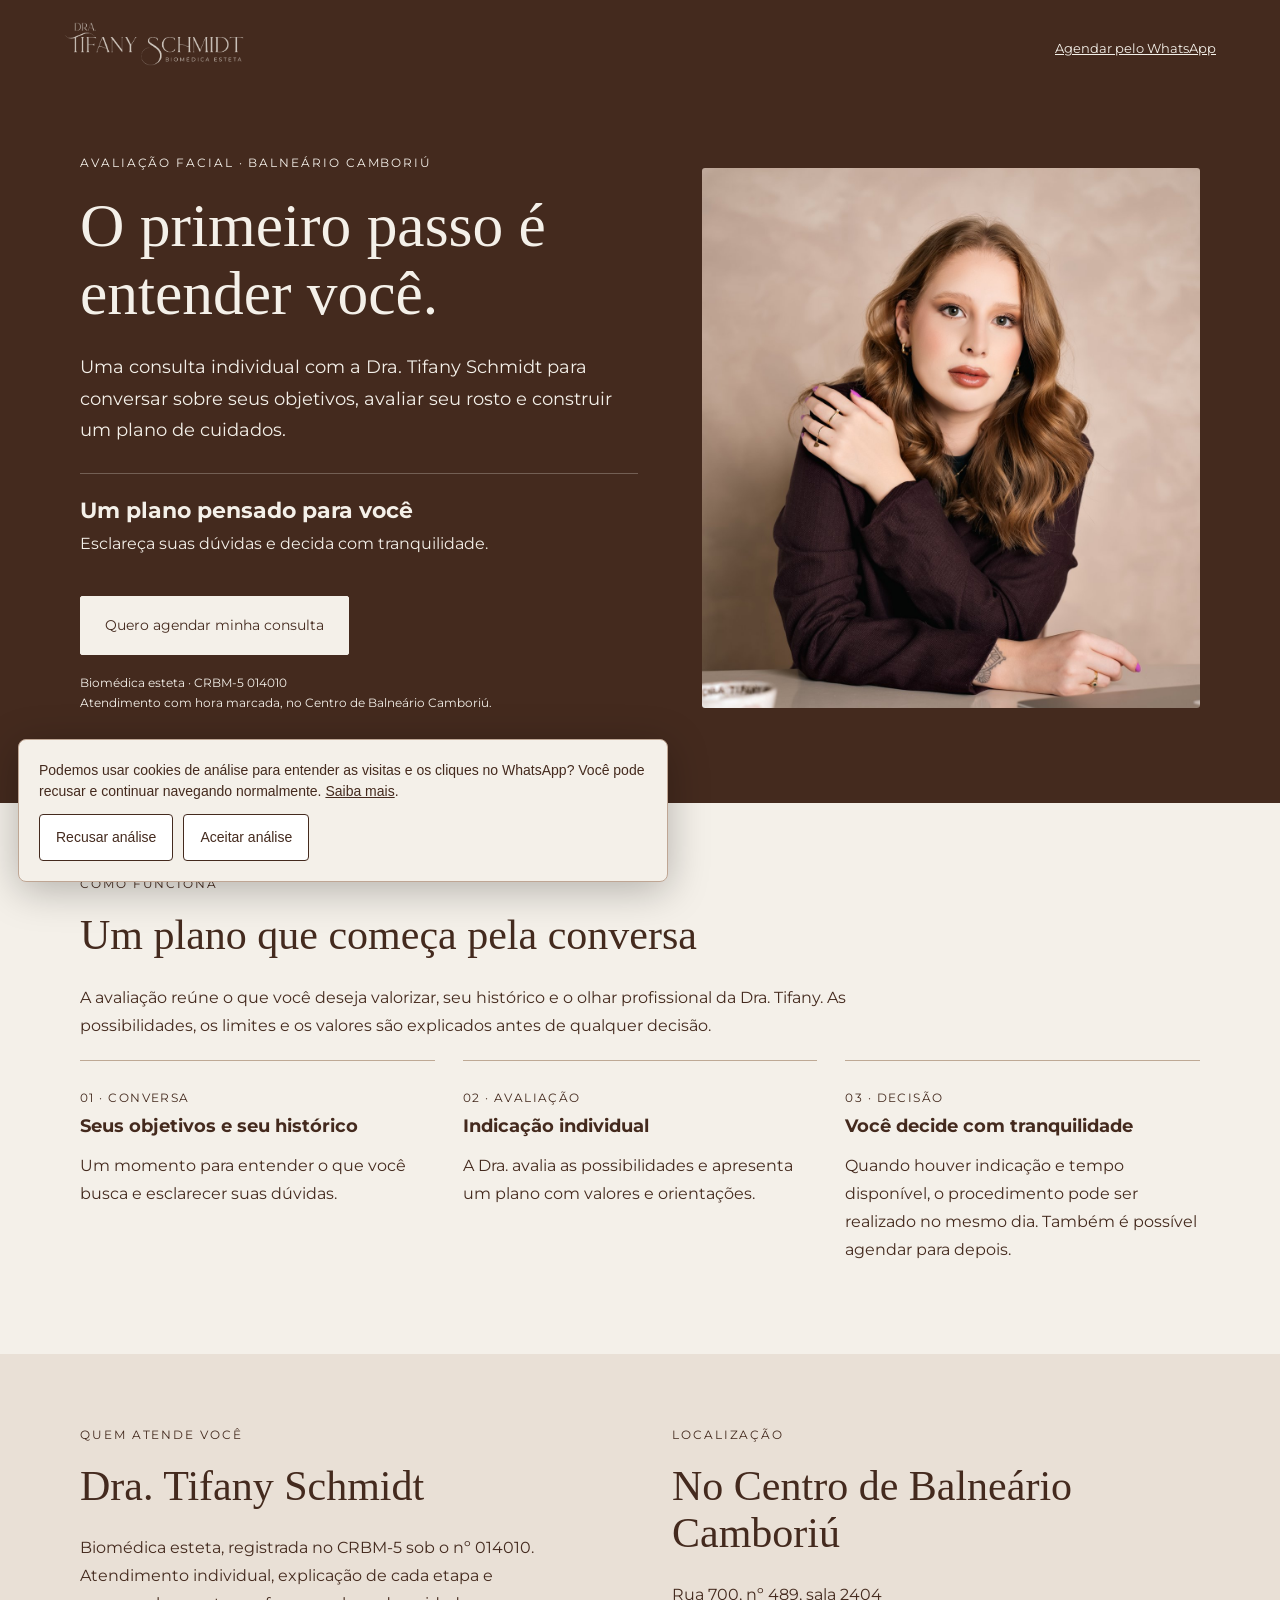
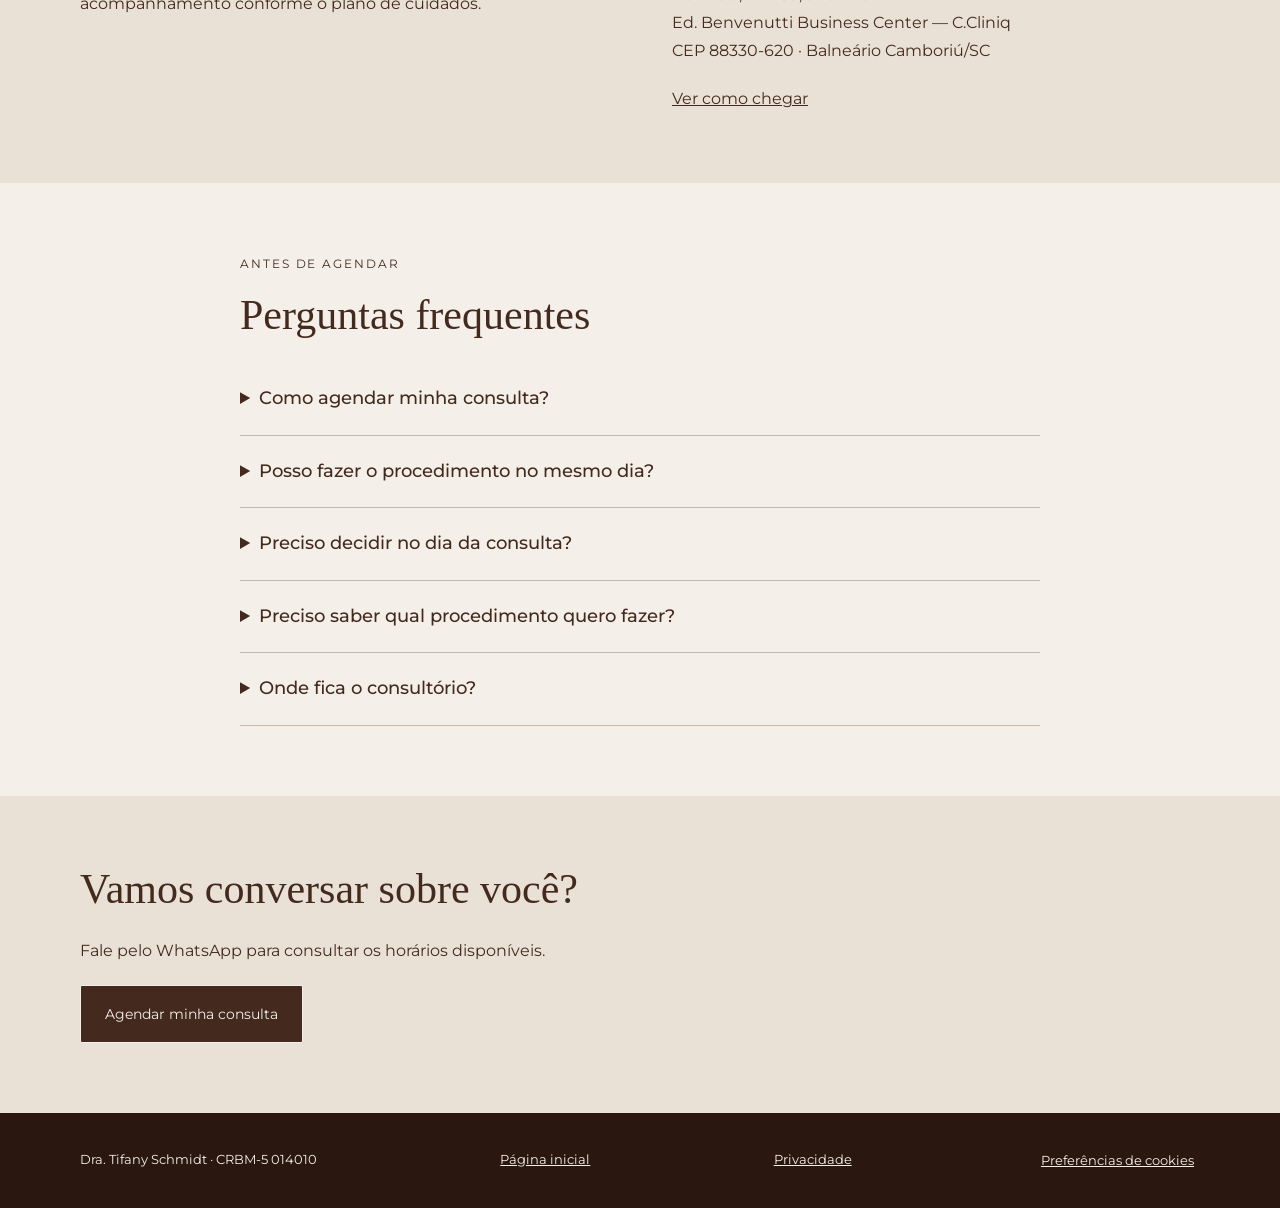
<file: avaliacao-facial-balneario-camboriu/index.html>
<!doctype html>
<html lang="pt-BR"><head><meta charset="utf-8"><meta name="viewport" content="width=device-width,initial-scale=1">
<title>Avaliação facial em Balneário Camboriú | Dra. Tifany Schmidt</title>
<meta name="description" content="Uma consulta individual com a Dra. Tifany Schmidt para conversar sobre seus objetivos, avaliar seu rosto e construir um plano de cuidados. Atendimento com hora marcada em Balneário Camboriú.">
<link rel="canonical" href="https://dratifanyschmidt.com.br/avaliacao-facial-balneario-camboriu/"><link rel="icon" href="/assets/favicon.png">
<meta property="og:title" content="Avaliação facial em Balneário Camboriú | Dra. Tifany Schmidt"><meta property="og:description" content="Avaliação individual, com hora marcada, no Centro de Balneário Camboriú.">
<meta property="og:url" content="https://dratifanyschmidt.com.br/avaliacao-facial-balneario-camboriu/"><meta property="og:type" content="website"><meta property="og:image" content="https://dratifanyschmidt.com.br/assets/og-image.jpg">
<link rel="stylesheet" href="/assets/landing.css"><script src="/assets/measurement.js" defer></script>
<script type="application/ld+json">{"@context": "https://schema.org", "@type": "FAQPage", "mainEntity": [{"@type": "Question", "name": "Como agendar minha consulta?", "acceptedAnswer": {"@type": "Answer", "text": "Fale pelo WhatsApp para conhecer as condições da consulta e consultar os horários disponíveis. Você pode tirar suas dúvidas antes de agendar."}}, {"@type": "Question", "name": "Posso fazer o procedimento no mesmo dia?", "acceptedAnswer": {"@type": "Answer", "text": "Existe essa possibilidade, conforme indicação após a avaliação, disponibilidade de horário e sua decisão. Avise no agendamento se tiver interesse, para organizarmos o tempo necessário."}}, {"@type": "Question", "name": "Preciso decidir no dia da consulta?", "acceptedAnswer": {"@type": "Answer", "text": "Não. Você pode tirar suas dúvidas e decidir com calma. Não é necessário realizar o procedimento no mesmo dia."}}, {"@type": "Question", "name": "Preciso saber qual procedimento quero fazer?", "acceptedAnswer": {"@type": "Answer", "text": "Não. Você pode trazer suas dúvidas e o que gostaria de valorizar. A consulta serve justamente para entender quais opções fazem sentido para o seu caso."}}, {"@type": "Question", "name": "Onde fica o consultório?", "acceptedAnswer": {"@type": "Answer", "text": "Rua 700, nº 489, sala 2404, Ed. Benvenutti Business Center — C.Cliniq, Centro, Balneário Camboriú/SC. CEP 88330-620. Atendimento com hora marcada."}}]}</script></head><body>
<header><a href="/" aria-label="Dra. Tifany Schmidt — página inicial"><img src="/assets/logo-lettering-creme.png" alt="Dra. Tifany Schmidt"></a><a class="header-cta" href="https://wa.me/5547997722437?text=Oi%20Dra.%20Tifany%21%20Gostaria%20de%20saber%20mais%20sobre%20a%20consulta%20e%20os%20hor%C3%A1rios%20dispon%C3%ADveis." target="_blank" rel="noopener">Agendar pelo WhatsApp</a></header>
<main><section class="hero"><div class="wrap hero-grid"><div class="hero-copy"><p class="eyebrow">Avaliação facial · Balneário Camboriú</p><h1>O primeiro passo é entender você.</h1><p class="lead">Uma consulta individual com a Dra. Tifany Schmidt para conversar sobre seus objetivos, avaliar seu rosto e construir um plano de cuidados.</p>
<p class="offer"><strong>Um plano pensado para você</strong><br>Esclareça suas dúvidas e decida com tranquilidade.</p><a class="cta hero-cta" href="https://wa.me/5547997722437?text=Oi%20Dra.%20Tifany%21%20Gostaria%20de%20saber%20mais%20sobre%20a%20consulta%20e%20os%20hor%C3%A1rios%20dispon%C3%ADveis." target="_blank" rel="noopener">Quero agendar minha consulta</a><p class="note">Biomédica esteta · CRBM-5 014010<br>Atendimento com hora marcada, no Centro de Balneário Camboriú.</p></div>
<figure style="margin:0"><img class="hero-photo" src="/assets/foto-hero.jpg" alt="Retrato da Dra. Tifany Schmidt" width="800" height="1067"></figure></div></section>
<section class="section"><div class="wrap"><p class="eyebrow">Como funciona</p><h2>Um plano que começa pela conversa</h2><p style="max-width:800px">A avaliação reúne o que você deseja valorizar, seu histórico e o olhar profissional da Dra. Tifany. As possibilidades, os limites e os valores são explicados antes de qualquer decisão.</p><div class="cards">
<article class="card"><span>01 · CONVERSA</span><h3>Seus objetivos e seu histórico</h3><p>Um momento para entender o que você busca e esclarecer suas dúvidas.</p></article>
<article class="card"><span>02 · AVALIAÇÃO</span><h3>Indicação individual</h3><p>A Dra. avalia as possibilidades e apresenta um plano com valores e orientações.</p></article>
<article class="card"><span>03 · DECISÃO</span><h3>Você decide com tranquilidade</h3><p>Quando houver indicação e tempo disponível, o procedimento pode ser realizado no mesmo dia. Também é possível agendar para depois.</p></article></div></div></section>
<section class="section soft"><div class="wrap split"><div><p class="eyebrow">Quem atende você</p><h2>Dra. Tifany Schmidt</h2><p>Biomédica esteta, registrada no CRBM-5 sob o nº 014010. Atendimento individual, explicação de cada etapa e acompanhamento conforme o plano de cuidados.</p></div><div><p class="eyebrow">Localização</p><h2>No Centro de Balneário Camboriú</h2><p>Rua 700, nº 489, sala 2404<br>Ed. Benvenutti Business Center — C.Cliniq<br>CEP 88330-620 · Balneário Camboriú/SC</p><a href="https://www.google.com/maps/search/?api=1&amp;query=Rua%20700%20489%20Balneario%20Camboriu" target="_blank" rel="noopener">Ver como chegar</a></div></div></section>
<section class="section"><div class="wrap faq"><p class="eyebrow">Antes de agendar</p><h2>Perguntas frequentes</h2><details><summary>Como agendar minha consulta?</summary><p>Fale pelo WhatsApp para conhecer as condições da consulta e consultar os horários disponíveis. Você pode tirar suas dúvidas antes de agendar.</p></details>
<details><summary>Posso fazer o procedimento no mesmo dia?</summary><p>Existe essa possibilidade, conforme indicação após a avaliação, disponibilidade de horário e sua decisão. Avise no agendamento se tiver interesse, para organizarmos o tempo necessário.</p></details>
<details><summary>Preciso decidir no dia da consulta?</summary><p>Não. Você pode tirar suas dúvidas e decidir com calma. Não é necessário realizar o procedimento no mesmo dia.</p></details>
<details><summary>Preciso saber qual procedimento quero fazer?</summary><p>Não. Você pode trazer suas dúvidas e o que gostaria de valorizar. A consulta serve justamente para entender quais opções fazem sentido para o seu caso.</p></details>
<details><summary>Onde fica o consultório?</summary><p>Rua 700, nº 489, sala 2404, Ed. Benvenutti Business Center — C.Cliniq, Centro, Balneário Camboriú/SC. CEP 88330-620. Atendimento com hora marcada.</p></details></div></section>
<section class="section soft"><div class="wrap"><h2>Vamos conversar sobre você?</h2><p>Fale pelo WhatsApp para consultar os horários disponíveis.</p><a class="cta dark pre-cta-btn" href="https://wa.me/5547997722437?text=Oi%20Dra.%20Tifany%21%20Gostaria%20de%20saber%20mais%20sobre%20a%20consulta%20e%20os%20hor%C3%A1rios%20dispon%C3%ADveis." target="_blank" rel="noopener">Agendar minha consulta</a></div></section></main>
<footer><div class="wrap"><span>Dra. Tifany Schmidt · CRBM-5 014010</span><a href="/">Página inicial</a><a href="/privacidade.html">Privacidade</a><button type="button" data-cookie-settings>Preferências de cookies</button></div></footer>
<a class="mobile-cta" href="https://wa.me/5547997722437?text=Oi%20Dra.%20Tifany%21%20Gostaria%20de%20saber%20mais%20sobre%20a%20consulta%20e%20os%20hor%C3%A1rios%20dispon%C3%ADveis." target="_blank" rel="noopener">Consultar horários no WhatsApp</a></body></html>
</file>
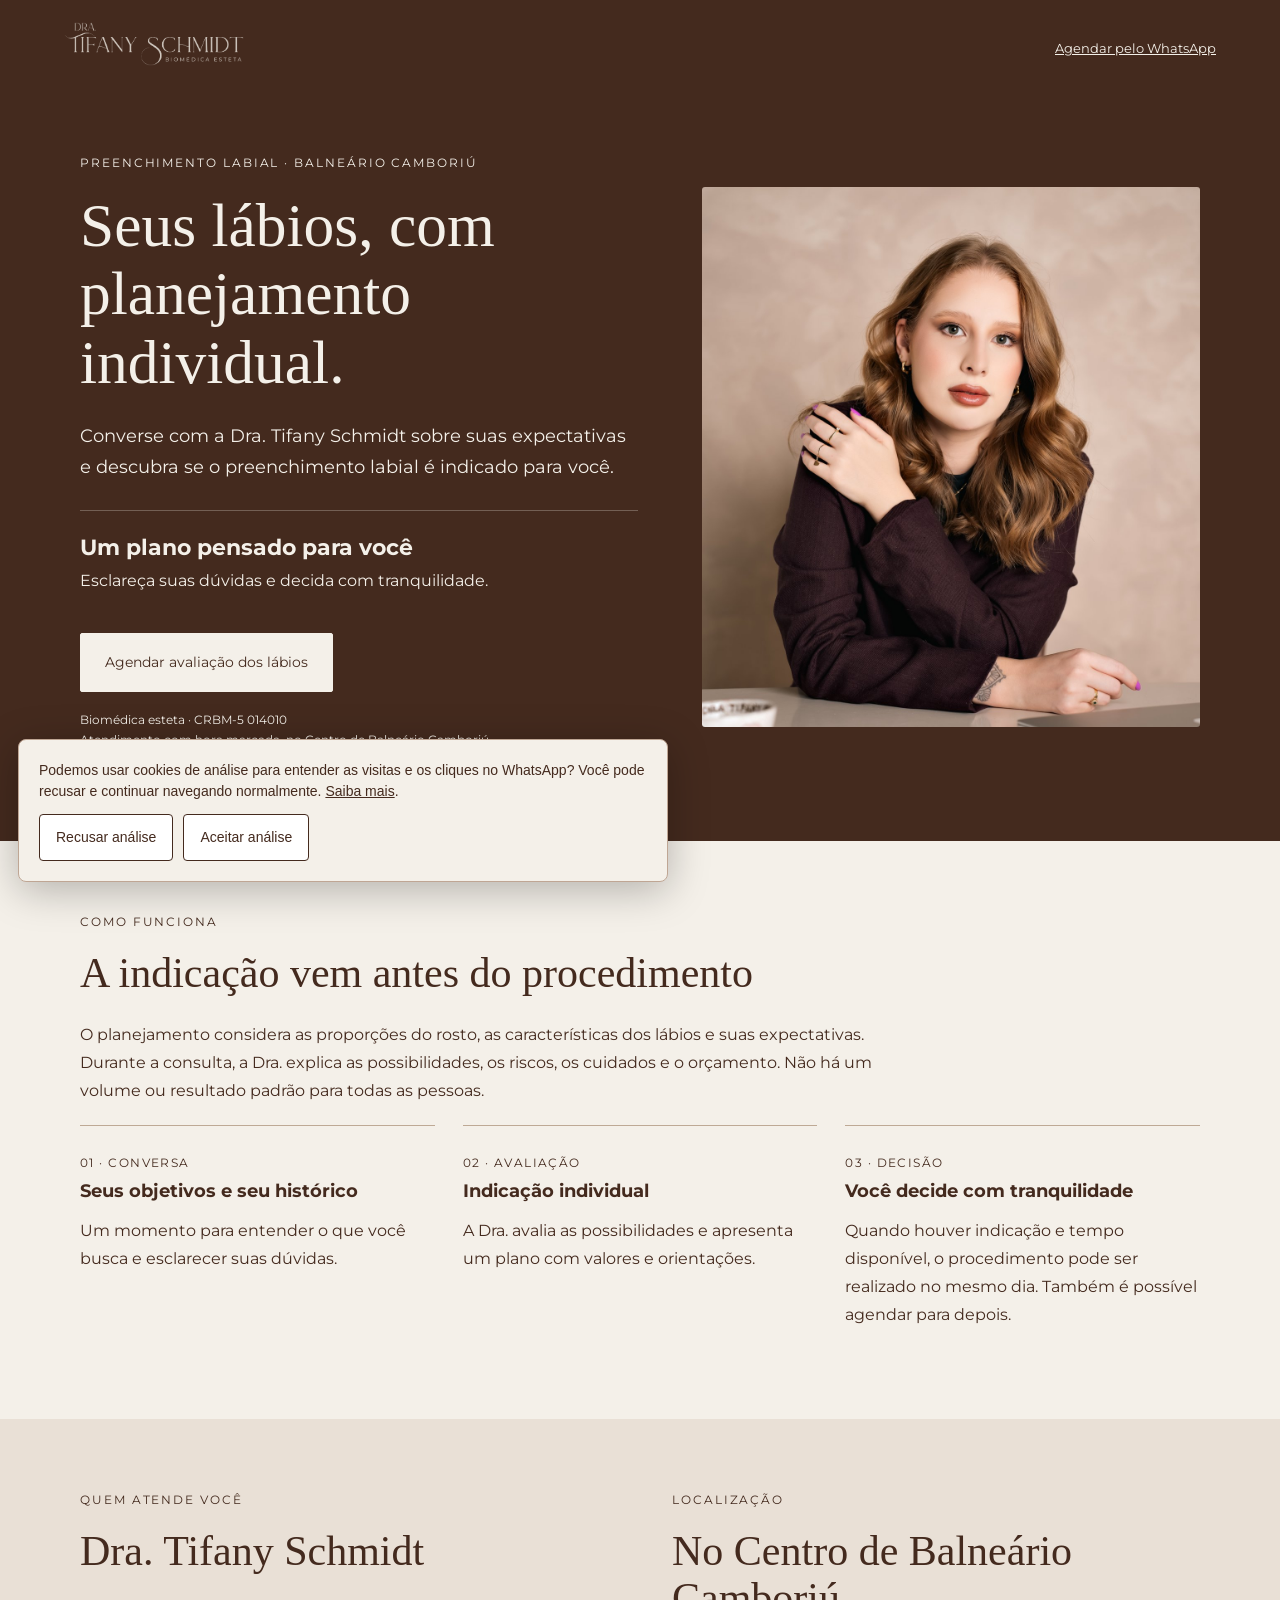
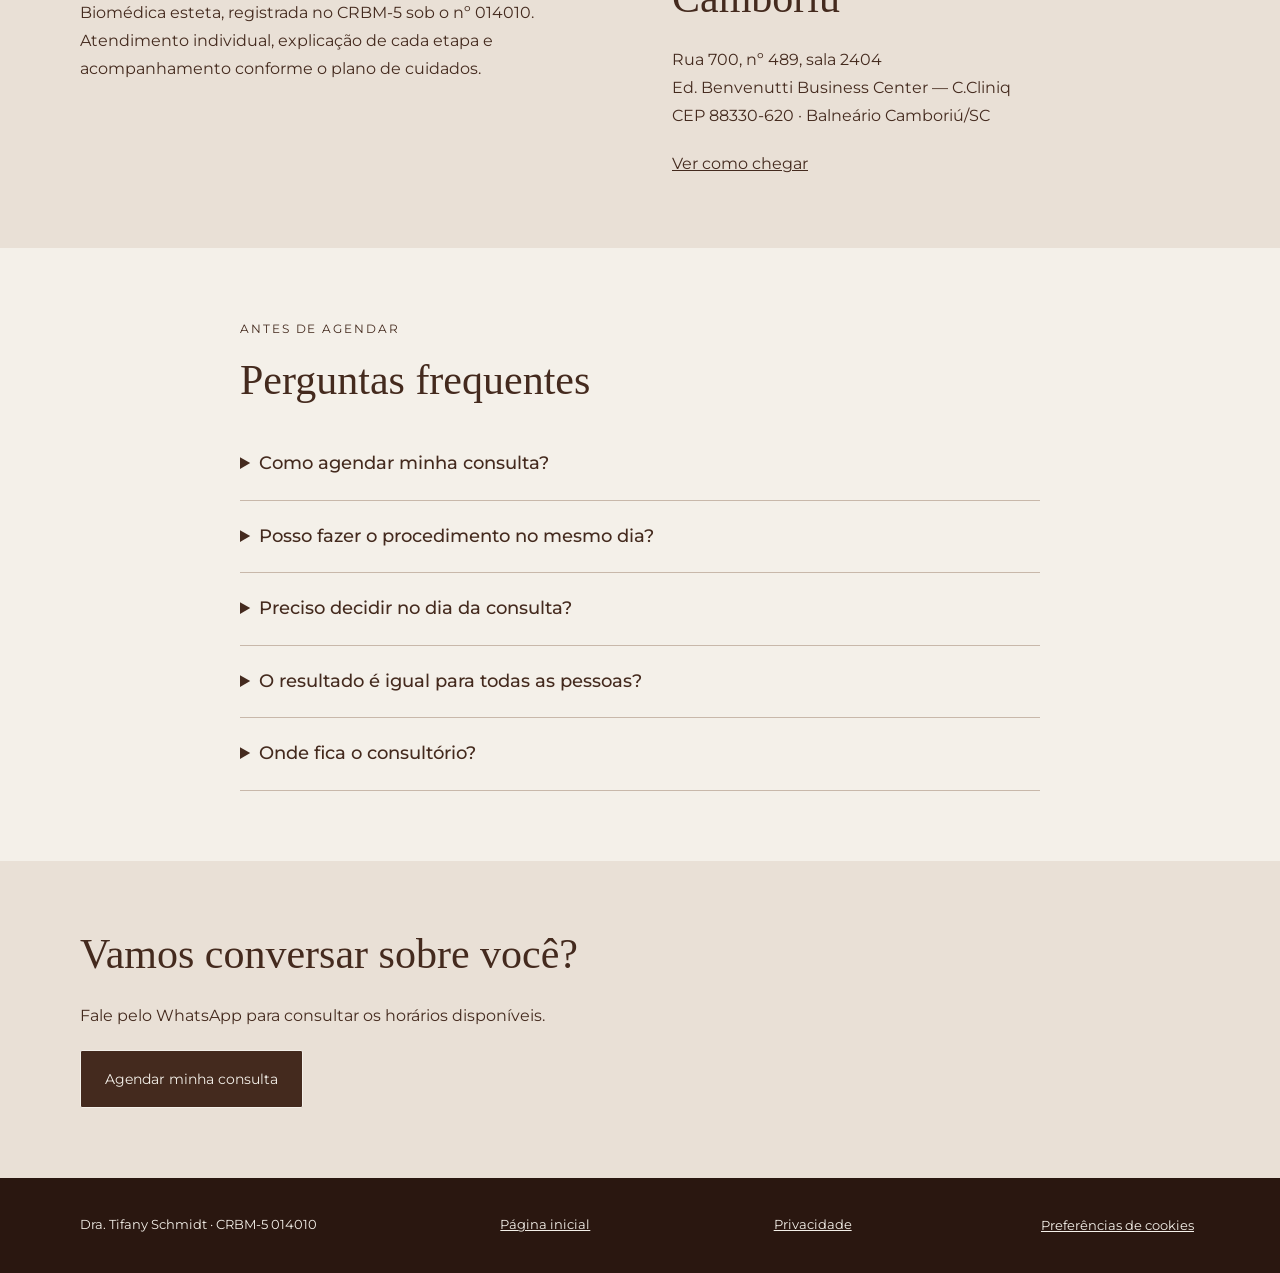
<file: preenchimento-labial-balneario-camboriu/index.html>
<!doctype html>
<html lang="pt-BR"><head><meta charset="utf-8"><meta name="viewport" content="width=device-width,initial-scale=1">
<title>Preenchimento labial em Balneário Camboriú | Dra. Tifany Schmidt</title>
<meta name="description" content="Converse com a Dra. Tifany Schmidt sobre suas expectativas e descubra se o preenchimento labial é indicado para você. Atendimento com hora marcada em Balneário Camboriú.">
<link rel="canonical" href="https://dratifanyschmidt.com.br/preenchimento-labial-balneario-camboriu/"><link rel="icon" href="/assets/favicon.png">
<meta property="og:title" content="Preenchimento labial em Balneário Camboriú | Dra. Tifany Schmidt"><meta property="og:description" content="Avaliação individual, com hora marcada, no Centro de Balneário Camboriú.">
<meta property="og:url" content="https://dratifanyschmidt.com.br/preenchimento-labial-balneario-camboriu/"><meta property="og:type" content="website"><meta property="og:image" content="https://dratifanyschmidt.com.br/assets/og-image.jpg">
<link rel="stylesheet" href="/assets/landing.css"><script src="/assets/measurement.js" defer></script>
<script type="application/ld+json">{"@context": "https://schema.org", "@type": "FAQPage", "mainEntity": [{"@type": "Question", "name": "Como agendar minha consulta?", "acceptedAnswer": {"@type": "Answer", "text": "Fale pelo WhatsApp para conhecer as condições da consulta e consultar os horários disponíveis. Você pode tirar suas dúvidas antes de agendar."}}, {"@type": "Question", "name": "Posso fazer o procedimento no mesmo dia?", "acceptedAnswer": {"@type": "Answer", "text": "Existe essa possibilidade, conforme indicação após a avaliação, disponibilidade de horário e sua decisão. Avise no agendamento se tiver interesse, para organizarmos o tempo necessário."}}, {"@type": "Question", "name": "Preciso decidir no dia da consulta?", "acceptedAnswer": {"@type": "Answer", "text": "Não. Você pode tirar suas dúvidas e decidir com calma. Não é necessário realizar o procedimento no mesmo dia."}}, {"@type": "Question", "name": "O resultado é igual para todas as pessoas?", "acceptedAnswer": {"@type": "Answer", "text": "Não. As características individuais e a avaliação profissional orientam o planejamento. Imagens de referência não representam promessa de um resultado específico."}}, {"@type": "Question", "name": "Onde fica o consultório?", "acceptedAnswer": {"@type": "Answer", "text": "Rua 700, nº 489, sala 2404, Ed. Benvenutti Business Center — C.Cliniq, Centro, Balneário Camboriú/SC. CEP 88330-620. Atendimento com hora marcada."}}]}</script></head><body>
<header><a href="/" aria-label="Dra. Tifany Schmidt — página inicial"><img src="/assets/logo-lettering-creme.png" alt="Dra. Tifany Schmidt"></a><a class="header-cta" href="https://wa.me/5547997722437?text=Oi%20Dra.%20Tifany%21%20Gostaria%20de%20saber%20mais%20sobre%20a%20consulta%20e%20os%20hor%C3%A1rios%20dispon%C3%ADveis." target="_blank" rel="noopener">Agendar pelo WhatsApp</a></header>
<main><section class="hero"><div class="wrap hero-grid"><div class="hero-copy"><p class="eyebrow">Preenchimento labial · Balneário Camboriú</p><h1>Seus lábios, com planejamento individual.</h1><p class="lead">Converse com a Dra. Tifany Schmidt sobre suas expectativas e descubra se o preenchimento labial é indicado para você.</p>
<p class="offer"><strong>Um plano pensado para você</strong><br>Esclareça suas dúvidas e decida com tranquilidade.</p><a class="cta hero-cta" href="https://wa.me/5547997722437?text=Oi%20Dra.%20Tifany%21%20Gostaria%20de%20saber%20mais%20sobre%20a%20consulta%20e%20os%20hor%C3%A1rios%20dispon%C3%ADveis." target="_blank" rel="noopener">Agendar avaliação dos lábios</a><p class="note">Biomédica esteta · CRBM-5 014010<br>Atendimento com hora marcada, no Centro de Balneário Camboriú.</p></div>
<figure style="margin:0"><img class="hero-photo" src="/assets/foto-hero.jpg" alt="Retrato da Dra. Tifany Schmidt" width="800" height="1067"></figure></div></section>
<section class="section"><div class="wrap"><p class="eyebrow">Como funciona</p><h2>A indicação vem antes do procedimento</h2><p style="max-width:800px">O planejamento considera as proporções do rosto, as características dos lábios e suas expectativas. Durante a consulta, a Dra. explica as possibilidades, os riscos, os cuidados e o orçamento. Não há um volume ou resultado padrão para todas as pessoas.</p><div class="cards">
<article class="card"><span>01 · CONVERSA</span><h3>Seus objetivos e seu histórico</h3><p>Um momento para entender o que você busca e esclarecer suas dúvidas.</p></article>
<article class="card"><span>02 · AVALIAÇÃO</span><h3>Indicação individual</h3><p>A Dra. avalia as possibilidades e apresenta um plano com valores e orientações.</p></article>
<article class="card"><span>03 · DECISÃO</span><h3>Você decide com tranquilidade</h3><p>Quando houver indicação e tempo disponível, o procedimento pode ser realizado no mesmo dia. Também é possível agendar para depois.</p></article></div></div></section>
<section class="section soft"><div class="wrap split"><div><p class="eyebrow">Quem atende você</p><h2>Dra. Tifany Schmidt</h2><p>Biomédica esteta, registrada no CRBM-5 sob o nº 014010. Atendimento individual, explicação de cada etapa e acompanhamento conforme o plano de cuidados.</p></div><div><p class="eyebrow">Localização</p><h2>No Centro de Balneário Camboriú</h2><p>Rua 700, nº 489, sala 2404<br>Ed. Benvenutti Business Center — C.Cliniq<br>CEP 88330-620 · Balneário Camboriú/SC</p><a href="https://www.google.com/maps/search/?api=1&amp;query=Rua%20700%20489%20Balneario%20Camboriu" target="_blank" rel="noopener">Ver como chegar</a></div></div></section>
<section class="section"><div class="wrap faq"><p class="eyebrow">Antes de agendar</p><h2>Perguntas frequentes</h2><details><summary>Como agendar minha consulta?</summary><p>Fale pelo WhatsApp para conhecer as condições da consulta e consultar os horários disponíveis. Você pode tirar suas dúvidas antes de agendar.</p></details>
<details><summary>Posso fazer o procedimento no mesmo dia?</summary><p>Existe essa possibilidade, conforme indicação após a avaliação, disponibilidade de horário e sua decisão. Avise no agendamento se tiver interesse, para organizarmos o tempo necessário.</p></details>
<details><summary>Preciso decidir no dia da consulta?</summary><p>Não. Você pode tirar suas dúvidas e decidir com calma. Não é necessário realizar o procedimento no mesmo dia.</p></details>
<details><summary>O resultado é igual para todas as pessoas?</summary><p>Não. As características individuais e a avaliação profissional orientam o planejamento. Imagens de referência não representam promessa de um resultado específico.</p></details>
<details><summary>Onde fica o consultório?</summary><p>Rua 700, nº 489, sala 2404, Ed. Benvenutti Business Center — C.Cliniq, Centro, Balneário Camboriú/SC. CEP 88330-620. Atendimento com hora marcada.</p></details></div></section>
<section class="section soft"><div class="wrap"><h2>Vamos conversar sobre você?</h2><p>Fale pelo WhatsApp para consultar os horários disponíveis.</p><a class="cta dark pre-cta-btn" href="https://wa.me/5547997722437?text=Oi%20Dra.%20Tifany%21%20Gostaria%20de%20saber%20mais%20sobre%20a%20consulta%20e%20os%20hor%C3%A1rios%20dispon%C3%ADveis." target="_blank" rel="noopener">Agendar minha consulta</a></div></section></main>
<footer><div class="wrap"><span>Dra. Tifany Schmidt · CRBM-5 014010</span><a href="/">Página inicial</a><a href="/privacidade.html">Privacidade</a><button type="button" data-cookie-settings>Preferências de cookies</button></div></footer>
<a class="mobile-cta" href="https://wa.me/5547997722437?text=Oi%20Dra.%20Tifany%21%20Gostaria%20de%20saber%20mais%20sobre%20a%20consulta%20e%20os%20hor%C3%A1rios%20dispon%C3%ADveis." target="_blank" rel="noopener">Consultar horários no WhatsApp</a></body></html>
</file>
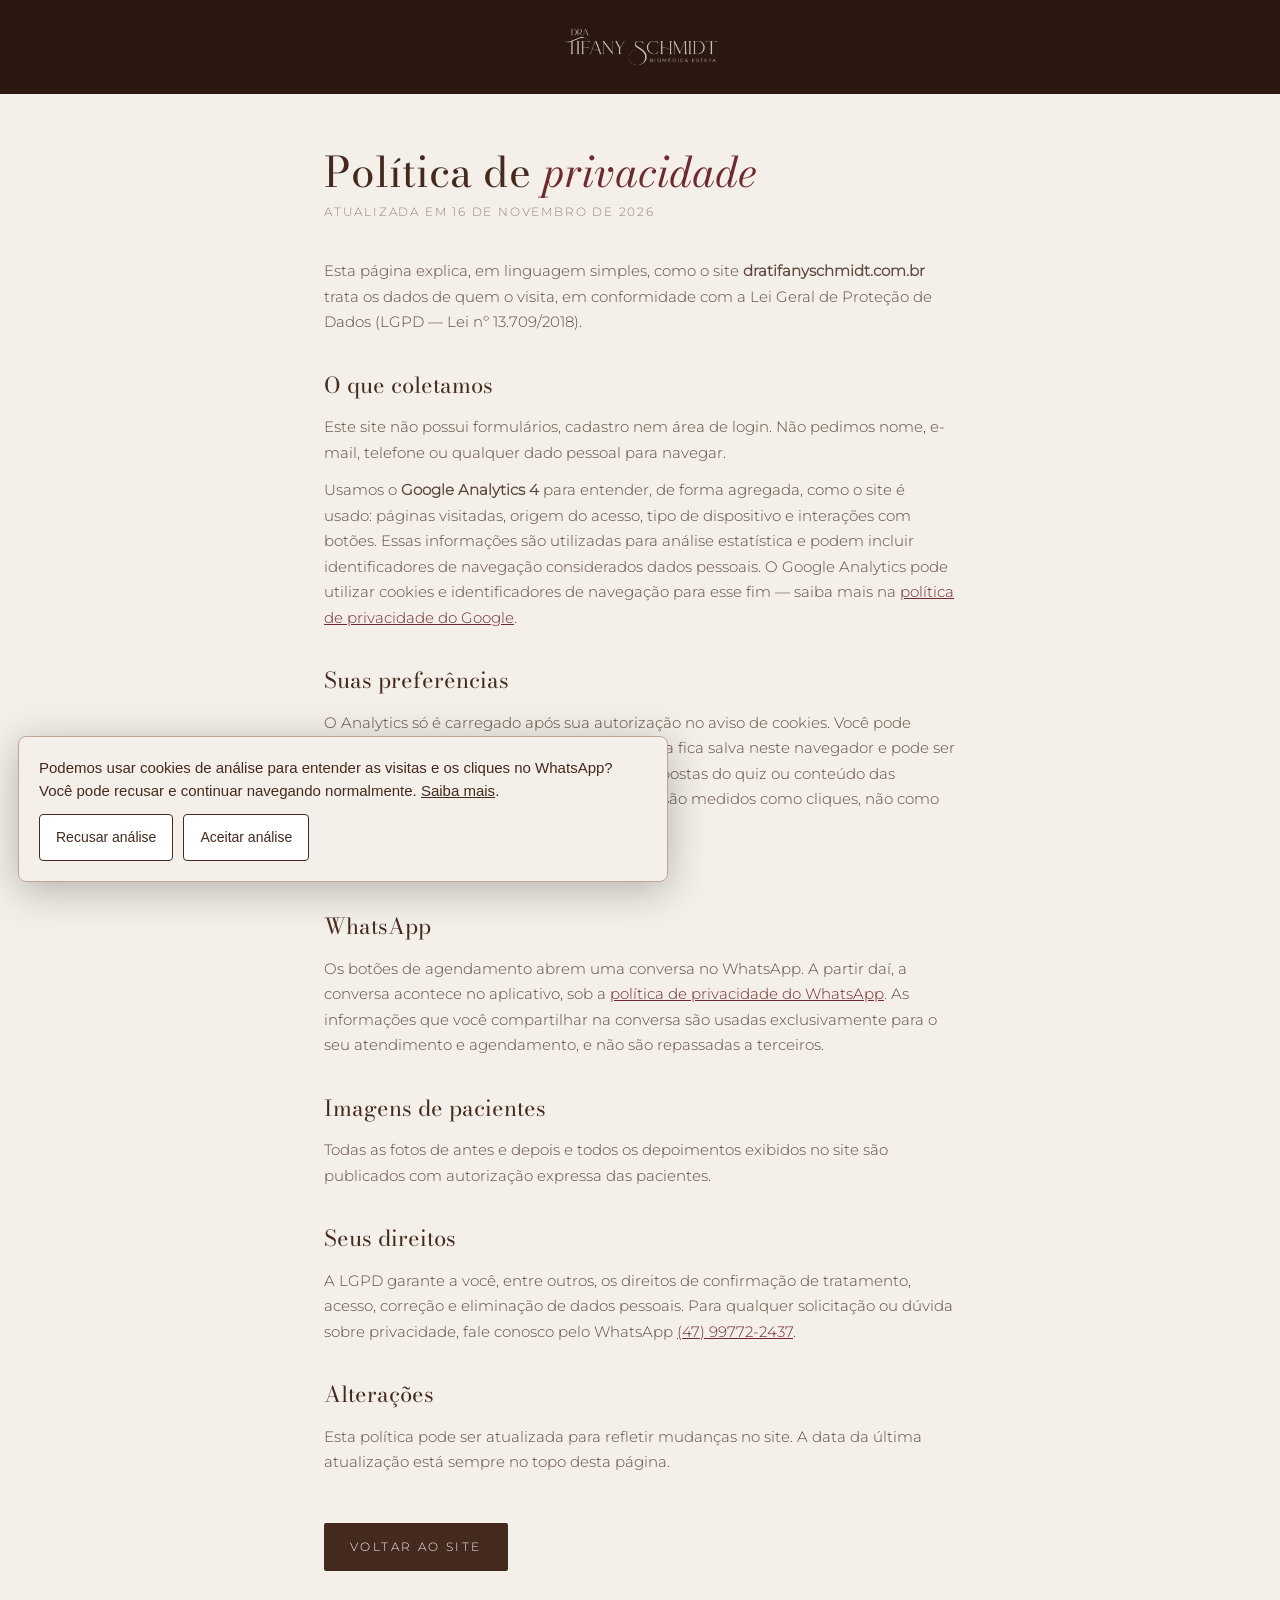
<file: privacidade.html>
<!DOCTYPE html>
<html lang="pt-BR"><head>
<meta charset="utf-8">
<meta name="viewport" content="width=device-width, initial-scale=1">
<title>Política de Privacidade — Dra. Tifany Schmidt</title>
<meta name="description" content="Como o site da Dra. Tifany Schmidt trata os dados de navegação dos visitantes.">
<link rel="icon" href="/assets/favicon.png">
<link rel="canonical" href="https://dratifanyschmidt.com.br/privacidade.html">
<style>
@font-face { font-family: 'Bodoni Moda'; font-style: normal; font-weight: 400; src: url('/assets/fonts/bodoni-moda-400-latin.woff2') format('woff2'); }
@font-face { font-family: 'Bodoni Moda'; font-style: italic; font-weight: 400; src: url('/assets/fonts/bodoni-moda-400-italic-latin.woff2') format('woff2'); }
@font-face { font-family: 'Montserrat'; font-weight: 300; src: url('/assets/fonts/montserrat-latin.woff2') format('woff2'); }
* { margin: 0; padding: 0; box-sizing: border-box; }
html { background: #f4f0e9; }
body { background: #f4f0e9; color: #442a1e; font-family: 'Montserrat', sans-serif; font-weight: 300; line-height: 1.7; }
.topo { background: #2a1710; padding: 28px 24px; }
.topo img { height: 38px; width: auto; display: block; margin: 0 auto; }
main { max-width: 680px; margin: 0 auto; padding: 56px 24px 80px; }
h1 { font-family: 'Bodoni Moda', serif; font-weight: 400; font-size: clamp(30px, 5vw, 42px); line-height: 1.05; margin-bottom: 8px; }
h1 em { font-style: italic; color: #6e2a2e; }
.data { font-size: 12px; letter-spacing: 0.15em; text-transform: uppercase; color: rgba(68,42,30,0.55); margin-bottom: 36px; }
h2 { font-family: 'Bodoni Moda', serif; font-weight: 400; font-size: 22px; margin: 32px 0 10px; }
p, li { font-size: 15px; color: rgba(68,42,30,0.85); margin-bottom: 12px; }
ul { padding-left: 20px; }
a { color: #6e2a2e; }
.voltar { display: inline-block; margin-top: 36px; font-size: 12px; letter-spacing: 0.2em; text-transform: uppercase; background: #442a1e; color: #f4f0e9; padding: 14px 26px; border-radius: 2px; text-decoration: none; font-weight: 500; }
.voltar:hover { background: #6e2a2e; color: #f4f0e9; }
</style>
<script src="/assets/measurement.js" defer></script></head><body>
<div class="topo"><a href="/"><img src="/assets/logo-lettering-creme.png" alt="Dra. Tifany Schmidt — Biomédica Esteta"></a></div>
<main>
  <h1>Política de <em>privacidade</em></h1>
  <div class="data">Atualizada em 16 de novembro de 2026</div>

  <p>Esta página explica, em linguagem simples, como o site <strong>dratifanyschmidt.com.br</strong> trata os dados de quem o visita, em conformidade com a Lei Geral de Proteção de Dados (LGPD — Lei nº 13.709/2018).</p>

  <h2>O que coletamos</h2>
  <p>Este site não possui formulários, cadastro nem área de login. Não pedimos nome, e-mail, telefone ou qualquer dado pessoal para navegar.</p>
  <p>Usamos o <strong>Google Analytics 4</strong> para entender, de forma agregada, como o site é usado: páginas visitadas, origem do acesso, tipo de dispositivo e interações com botões. Essas informações são utilizadas para análise estatística e podem incluir identificadores de navegação considerados dados pessoais. O Google Analytics pode utilizar cookies e identificadores de navegação para esse fim — saiba mais na <a href="https://policies.google.com/privacy?hl=pt-BR" target="_blank" rel="noopener">política de privacidade do Google</a>.</p>

  <h2>Suas preferências</h2><p>O Analytics só é carregado após sua autorização no aviso de cookies. Você pode recusar e usar o site normalmente. Sua escolha fica salva neste navegador e pode ser alterada pelo botão abaixo. Não enviamos respostas do quiz ou conteúdo das conversas ao Analytics. Cliques no WhatsApp são medidos como cliques, não como agendamentos confirmados.</p><button type="button" data-cookie-settings>Alterar preferências de cookies</button>
<h2>WhatsApp</h2>
  <p>Os botões de agendamento abrem uma conversa no WhatsApp. A partir daí, a conversa acontece no aplicativo, sob a <a href="https://www.whatsapp.com/legal/privacy-policy" target="_blank" rel="noopener">política de privacidade do WhatsApp</a>. As informações que você compartilhar na conversa são usadas exclusivamente para o seu atendimento e agendamento, e não são repassadas a terceiros.</p>

  <h2>Imagens de pacientes</h2>
  <p>Todas as fotos de antes e depois e todos os depoimentos exibidos no site são publicados com autorização expressa das pacientes.</p>

  <h2>Seus direitos</h2>
  <p>A LGPD garante a você, entre outros, os direitos de confirmação de tratamento, acesso, correção e eliminação de dados pessoais. Para qualquer solicitação ou dúvida sobre privacidade, fale conosco pelo WhatsApp <a href="https://wa.me/5547997722437" target="_blank" rel="noopener">(47) 99772-2437</a>.</p>

  <h2>Alterações</h2>
  <p>Esta política pode ser atualizada para refletir mudanças no site. A data da última atualização está sempre no topo desta página.</p>

  <a class="voltar" href="/">Voltar ao site</a>
</main>
</body></html>
</file>
<file: assets/landing.css>
@font-face{font-family:Montserrat;src:url('/assets/fonts/montserrat-latin.woff2') format('woff2');font-display:swap}
*{box-sizing:border-box}html{scroll-behavior:smooth}body{margin:0;background:#f4f0e9;color:#442a1e;font:16px/1.75 Montserrat,Arial,sans-serif}a{color:inherit}header{display:flex;align-items:center;justify-content:space-between;gap:20px;padding:22px max(5vw,20px);background:#442a1e;color:#f4f0e9}header img{width:180px;height:auto}header a:last-child{font-size:13px}.wrap{width:min(1120px,90%);margin:auto}.hero{background:#442a1e;color:#f4f0e9;padding:55px 0 70px}.hero-grid{display:grid;grid-template-columns:1.12fr 1fr;gap:64px;align-items:center}.hero-photo{width:100%;height:540px;object-fit:cover;border-radius:3px}.eyebrow{text-transform:uppercase;letter-spacing:.16em;font-size:12px;margin:0 0 18px}h1,h2{font-family:Georgia,serif;font-weight:400;line-height:1.12}h1{font-size:clamp(38px,4.8vw,64px);margin:0 0 24px}h2{font-size:clamp(30px,3.5vw,42px);margin:0 0 24px}h3{font-size:18px;margin:0 0 10px}p{margin:0 0 20px}.lead{font-size:18px}.offer{padding:18px 0;border-top:1px solid #f4f0e944;margin-top:26px}.offer strong{font-size:22px}.cta{display:inline-block;text-decoration:none;background:#f4f0e9;color:#442a1e;padding:16px 24px;font-size:14px;border:1px solid #f4f0e9;border-radius:2px}.cta.dark{background:#442a1e;color:#f4f0e9}.note{font-size:12px;line-height:1.7;margin-top:18px}.section{padding:70px 0}.cards{display:grid;grid-template-columns:repeat(3,1fr);gap:28px}.card{border-top:1px solid #bea995;padding-top:22px}.card span{font-size:12px;letter-spacing:.12em}.soft{background:#e9e0d6}.split{display:grid;grid-template-columns:1fr 1fr;gap:64px}.faq{max-width:800px}details{border-bottom:1px solid #c8b8aa;padding:20px 0}summary{cursor:pointer;font-size:18px;font-weight:500}details p{margin:16px 0 0}footer{background:#2a1710;color:#f4f0e9;padding:35px 0;font-size:13px}footer .wrap{display:flex;gap:22px;flex-wrap:wrap;justify-content:space-between}button[data-cookie-settings]{background:transparent;border:0;color:inherit;text-decoration:underline;font:inherit;cursor:pointer}a:focus-visible,summary:focus-visible,button:focus-visible{outline:3px solid #af795a;outline-offset:5px}.mobile-cta{display:none}@media(max-width:760px){.hero{padding:30px 0 45px}.hero-grid,.split,.cards{grid-template-columns:1fr;gap:32px}.hero-photo{height:360px;object-position:center 35%}.hero-grid .hero-copy{order:0}.hero-grid figure{order:1;margin:0}.section{padding:48px 0}header img{width:145px}header a:last-child{font-size:12px}.mobile-cta{display:block;position:fixed;bottom:0;left:0;right:0;text-align:center;padding:14px;z-index:100;background:#442a1e;color:#fff;border-top:1px solid #bfa694;text-decoration:none;font-size:14px}body{padding-bottom:55px}#cookie-choice{bottom:65px!important}}@media(prefers-reduced-motion:reduce){html{scroll-behavior:auto}}
</file>
